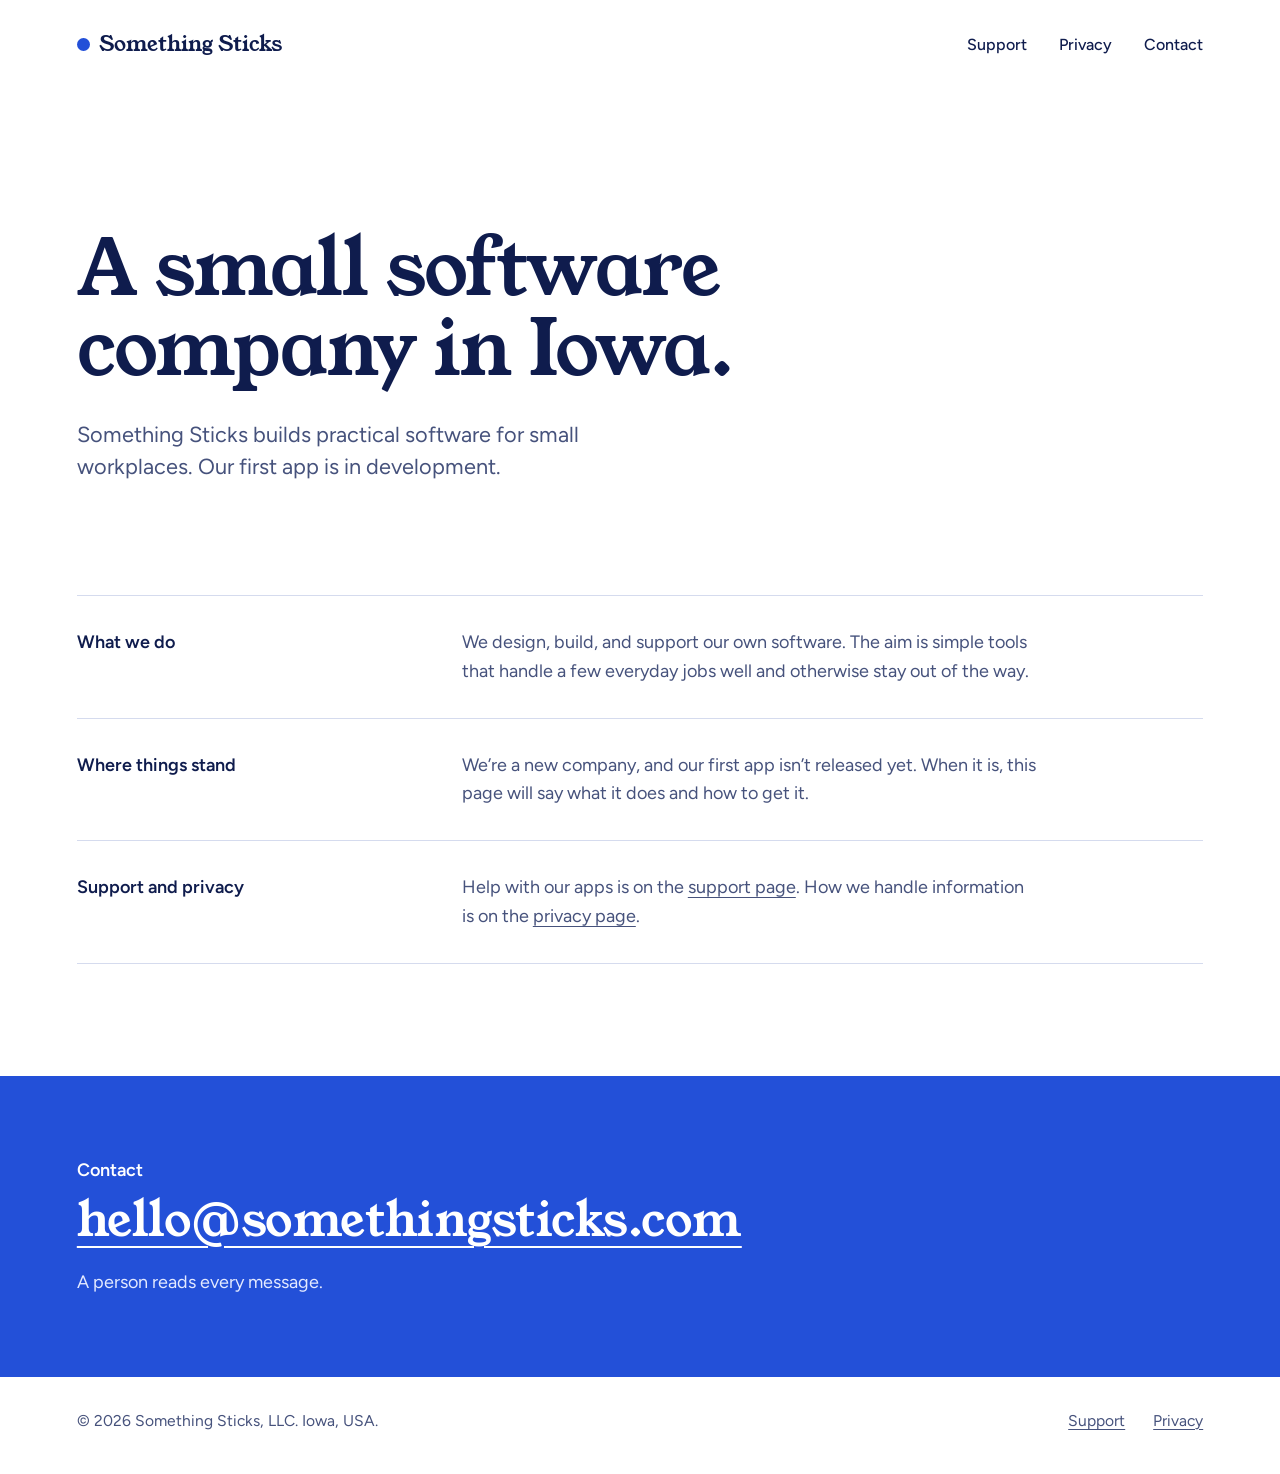
<file: index.html>
<!DOCTYPE html>
<html lang="en">
<head>
  <meta charset="utf-8">
  <meta name="viewport" content="width=device-width, initial-scale=1">
  <title>Something Sticks, LLC</title>
  <meta name="description" content="Something Sticks is a small software company in Iowa, building practical software for small workplaces.">
  <meta name="theme-color" content="#ffffff">
  <link rel="canonical" href="https://somethingsticks.com/">
  <link rel="icon" href="favicon.svg" type="image/svg+xml">
  <link rel="stylesheet" href="site.css">
</head>
<body>
  <a class="skip" href="#main">Skip to the content</a>

  <header class="top">
    <a class="mark" href="./" aria-current="page">Something Sticks</a>
    <nav aria-label="Site">
      <ul class="top__links">
        <li><a href="support.html">Support</a></li>
        <li><a href="privacy.html">Privacy</a></li>
        <li><a href="./#contact">Contact</a></li>
      </ul>
    </nav>
  </header>

  <main id="main">
    <section class="intro">
      <h1>A small software company in Iowa.</h1>
      <p>Something Sticks builds practical software for small workplaces. Our first app is in development.</p>
    </section>

    <div class="facts">
      <section class="fact">
        <h2>What we do</h2>
        <p>We design, build, and support our own software. The aim is simple tools that handle a few everyday jobs well and otherwise stay out of the way.</p>
      </section>
      <section class="fact">
        <h2>Where things stand</h2>
        <p>We&rsquo;re a new company, and our first app isn&rsquo;t released yet. When it is, this page will say what it does and how to get it.</p>
      </section>
      <section class="fact">
        <h2>Support and privacy</h2>
        <p>Help with our apps is on the <a href="support.html">support page</a>. How we handle information is on the <a href="privacy.html">privacy page</a>.</p>
      </section>
    </div>

    <section class="contact" id="contact">
      <h2>Contact</h2>
      <a class="contact__mail" href="mailto:hello@somethingsticks.com">hello@somethingsticks.com</a>
      <p>A person reads every message.</p>
    </section>
  </main>

  <footer class="foot">
    <p>&copy; 2026 Something Sticks, LLC. Iowa, USA.</p>
    <ul>
      <li><a href="support.html">Support</a></li>
      <li><a href="privacy.html">Privacy</a></li>
    </ul>
  </footer>
</body>
</html>
</file>
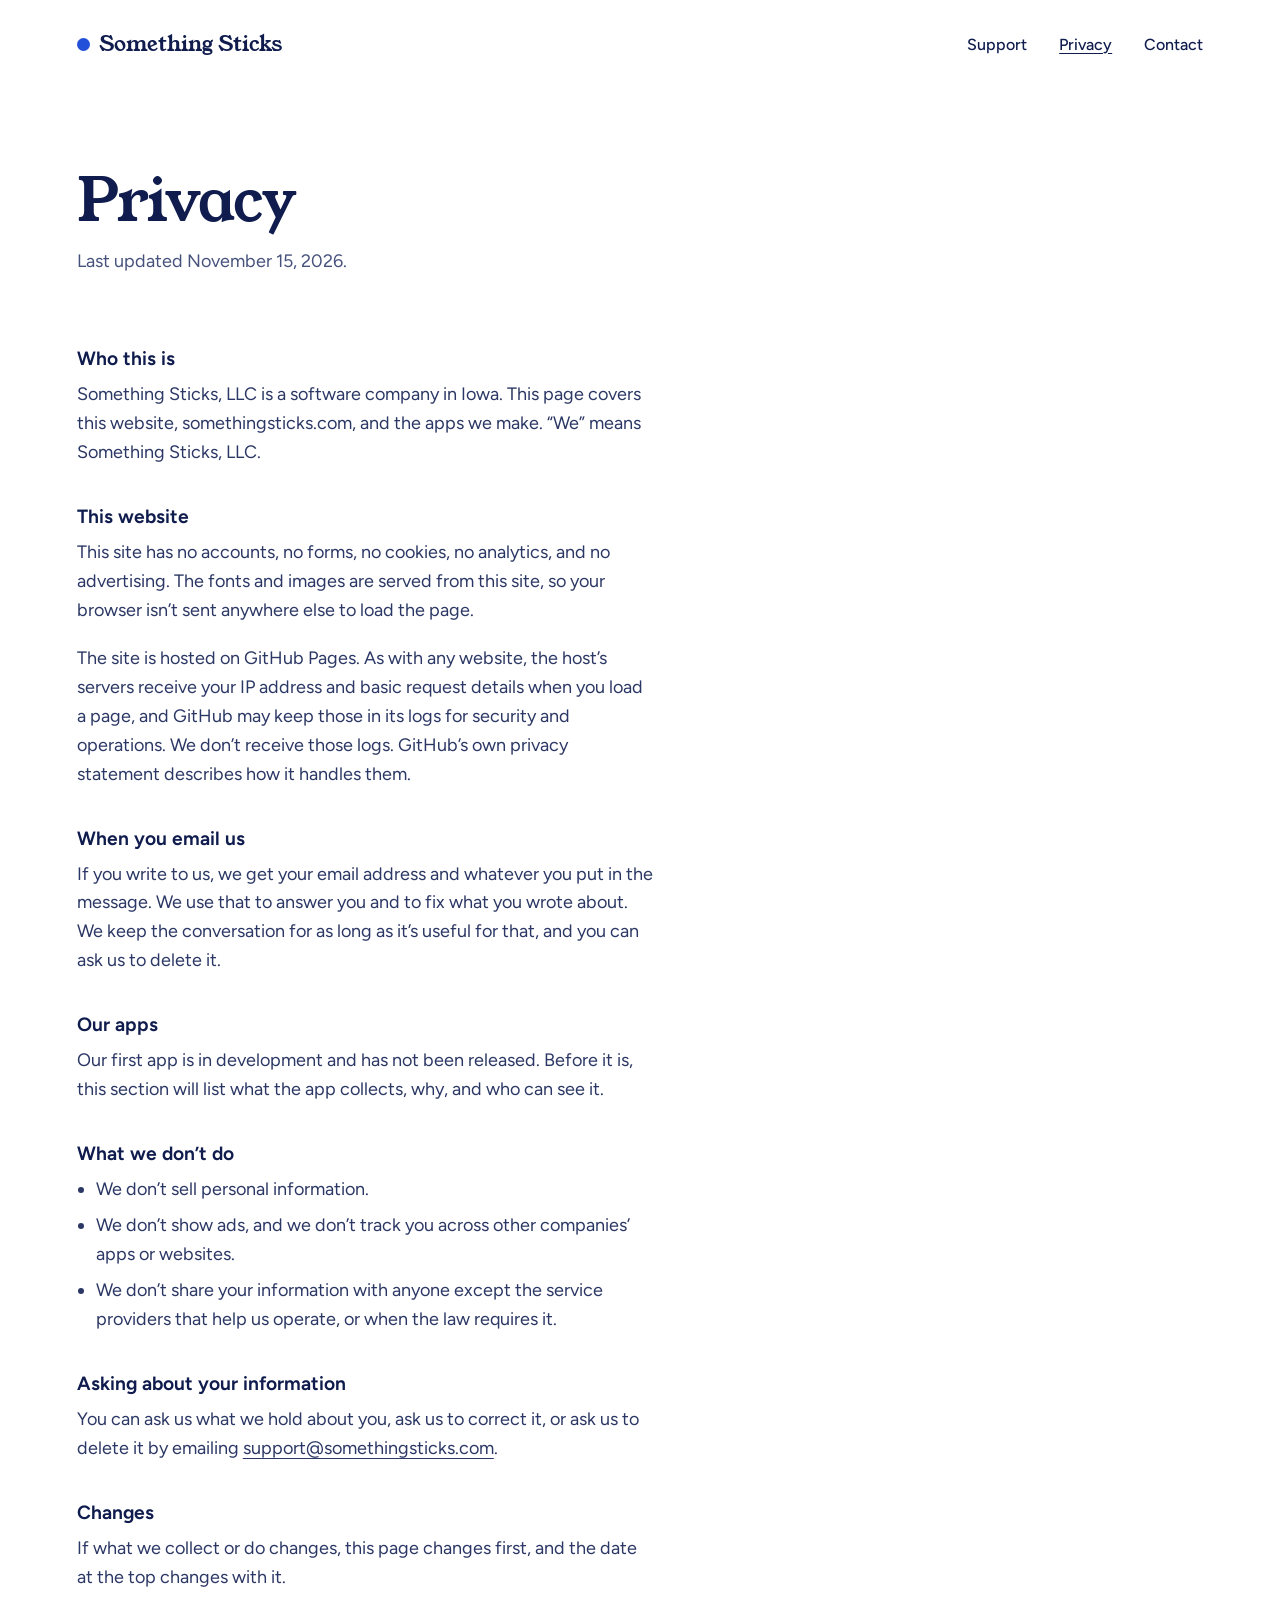
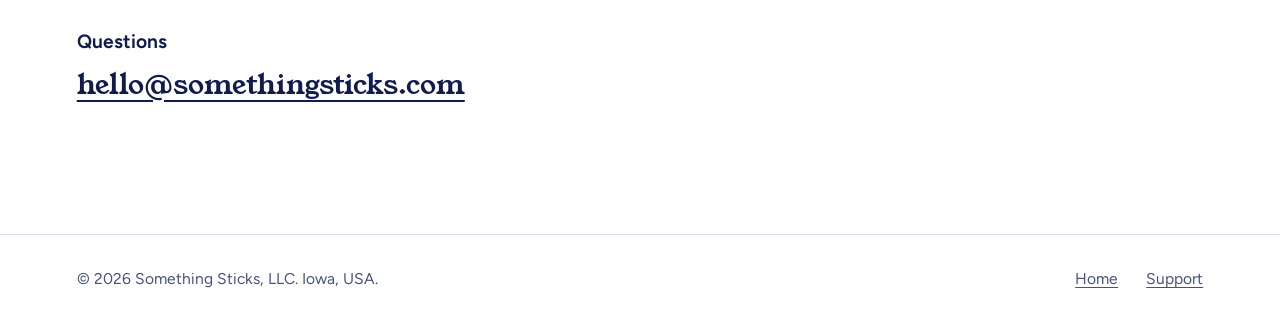
<file: privacy.html>
<!DOCTYPE html>
<html lang="en">
<head>
  <meta charset="utf-8">
  <meta name="viewport" content="width=device-width, initial-scale=1">
  <title>Privacy | Something Sticks, LLC</title>
  <meta name="description" content="What Something Sticks, LLC collects on this website and in its apps, and what it does with it.">
  <meta name="theme-color" content="#ffffff">
  <link rel="canonical" href="https://somethingsticks.com/privacy.html">
  <link rel="icon" href="favicon.svg" type="image/svg+xml">
  <link rel="stylesheet" href="site.css">
</head>
<body>
  <a class="skip" href="#main">Skip to the content</a>

  <header class="top">
    <a class="mark" href="./">Something Sticks</a>
    <nav aria-label="Site">
      <ul class="top__links">
        <li><a href="support.html">Support</a></li>
        <li><a href="privacy.html" aria-current="page">Privacy</a></li>
        <li><a href="./#contact">Contact</a></li>
      </ul>
    </nav>
  </header>

  <main id="main">
    <div class="title">
      <h1>Privacy</h1>
      <p>Last updated November 15, 2026.</p>
    </div>

    <div class="doc">
      <h2>Who this is</h2>
      <p>Something Sticks, LLC is a software company in Iowa. This page covers this website, somethingsticks.com, and the apps we make. &ldquo;We&rdquo; means Something Sticks, LLC.</p>

      <h2>This website</h2>
      <p>This site has no accounts, no forms, no cookies, no analytics, and no advertising. The fonts and images are served from this site, so your browser isn&rsquo;t sent anywhere else to load the page.</p>
      <p>The site is hosted on GitHub Pages. As with any website, the host&rsquo;s servers receive your IP address and basic request details when you load a page, and GitHub may keep those in its logs for security and operations. We don&rsquo;t receive those logs. GitHub&rsquo;s own privacy statement describes how it handles them.</p>

      <h2>When you email us</h2>
      <p>If you write to us, we get your email address and whatever you put in the message. We use that to answer you and to fix what you wrote about. We keep the conversation for as long as it&rsquo;s useful for that, and you can ask us to delete it.</p>

      <h2>Our apps</h2>
      <p>Our first app is in development and has not been released. Before it is, this section will list what the app collects, why, and who can see it.</p>

      <h2>What we don&rsquo;t do</h2>
      <ul>
        <li>We don&rsquo;t sell personal information.</li>
        <li>We don&rsquo;t show ads, and we don&rsquo;t track you across other companies&rsquo; apps or websites.</li>
        <li>We don&rsquo;t share your information with anyone except the service providers that help us operate, or when the law requires it.</li>
      </ul>

      <h2>Asking about your information</h2>
      <p>You can ask us what we hold about you, ask us to correct it, or ask us to delete it by emailing <a href="mailto:support@somethingsticks.com">support@somethingsticks.com</a>.</p>

      <h2>Changes</h2>
      <p>If what we collect or do changes, this page changes first, and the date at the top changes with it.</p>

      <h2>Questions</h2>
      <p class="mail"><a href="mailto:hello@somethingsticks.com">hello@somethingsticks.com</a></p>
    </div>
  </main>

  <footer class="foot foot--ruled">
    <p>&copy; 2026 Something Sticks, LLC. Iowa, USA.</p>
    <ul>
      <li><a href="./">Home</a></li>
      <li><a href="support.html">Support</a></li>
    </ul>
  </footer>
</body>
</html>
</file>
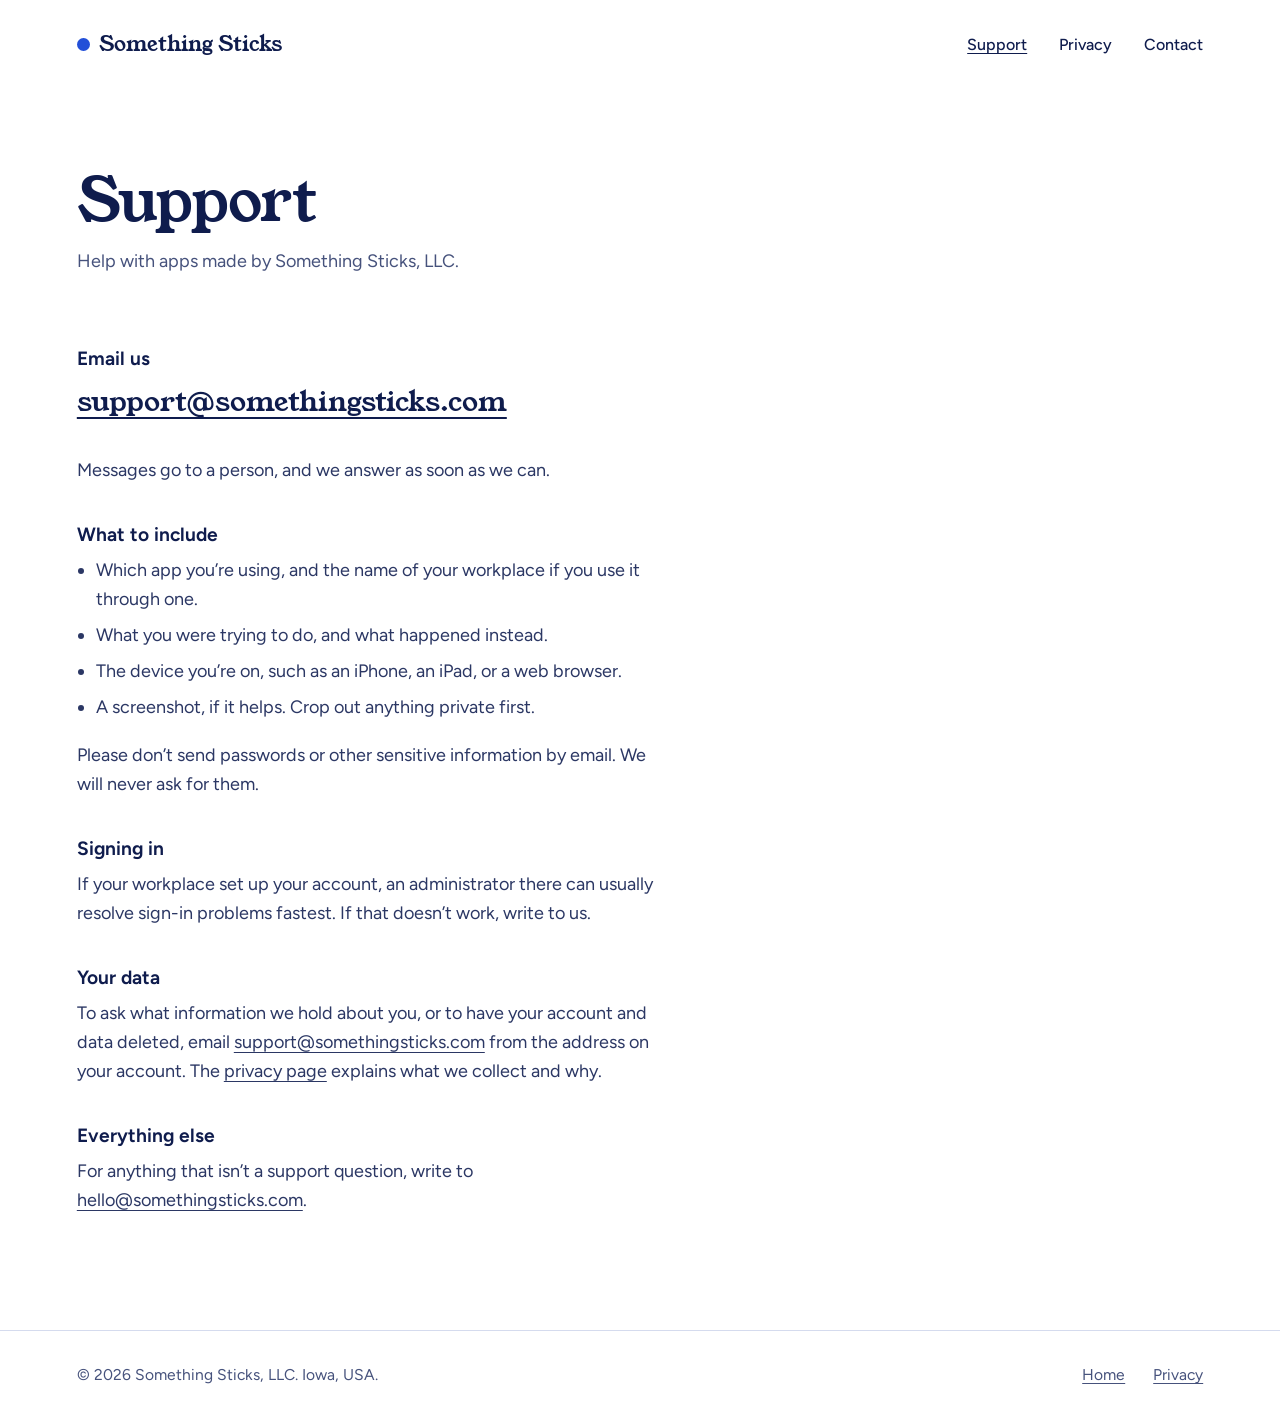
<file: support.html>
<!DOCTYPE html>
<html lang="en">
<head>
  <meta charset="utf-8">
  <meta name="viewport" content="width=device-width, initial-scale=1">
  <title>Support | Something Sticks, LLC</title>
  <meta name="description" content="Help with apps made by Something Sticks, LLC. Email support@somethingsticks.com.">
  <meta name="theme-color" content="#ffffff">
  <link rel="canonical" href="https://somethingsticks.com/support.html">
  <link rel="icon" href="favicon.svg" type="image/svg+xml">
  <link rel="stylesheet" href="site.css">
</head>
<body>
  <a class="skip" href="#main">Skip to the content</a>

  <header class="top">
    <a class="mark" href="./">Something Sticks</a>
    <nav aria-label="Site">
      <ul class="top__links">
        <li><a href="support.html" aria-current="page">Support</a></li>
        <li><a href="privacy.html">Privacy</a></li>
        <li><a href="./#contact">Contact</a></li>
      </ul>
    </nav>
  </header>

  <main id="main">
    <div class="title">
      <h1>Support</h1>
      <p>Help with apps made by Something Sticks, LLC.</p>
    </div>

    <div class="doc">
      <h2>Email us</h2>
      <p class="mail"><a href="mailto:support@somethingsticks.com">support@somethingsticks.com</a></p>
      <p>Messages go to a person, and we answer as soon as we can.</p>

      <h2>What to include</h2>
      <ul>
        <li>Which app you&rsquo;re using, and the name of your workplace if you use it through one.</li>
        <li>What you were trying to do, and what happened instead.</li>
        <li>The device you&rsquo;re on, such as an iPhone, an iPad, or a web browser.</li>
        <li>A screenshot, if it helps. Crop out anything private first.</li>
      </ul>
      <p>Please don&rsquo;t send passwords or other sensitive information by email. We will never ask for them.</p>

      <h2>Signing in</h2>
      <p>If your workplace set up your account, an administrator there can usually resolve sign-in problems fastest. If that doesn&rsquo;t work, write to us.</p>

      <h2>Your data</h2>
      <p>To ask what information we hold about you, or to have your account and data deleted, email <a href="mailto:support@somethingsticks.com">support@somethingsticks.com</a> from the address on your account. The <a href="privacy.html">privacy page</a> explains what we collect and why.</p>

      <h2>Everything else</h2>
      <p>For anything that isn&rsquo;t a support question, write to <a href="mailto:hello@somethingsticks.com">hello@somethingsticks.com</a>.</p>
    </div>
  </main>

  <footer class="foot foot--ruled">
    <p>&copy; 2026 Something Sticks, LLC. Iowa, USA.</p>
    <ul>
      <li><a href="./">Home</a></li>
      <li><a href="privacy.html">Privacy</a></li>
    </ul>
  </footer>
</body>
</html>
</file>
<file: site.css>
/* Something Sticks, LLC — somethingsticks.com
   One stylesheet, no build step, no JavaScript. */

@font-face {
  font-family: "Young Serif";
  src: url("young-serif.woff2") format("woff2");
  font-weight: 400;
  font-style: normal;
  font-display: swap;
}

@font-face {
  font-family: "Figtree";
  src: url("figtree.woff2") format("woff2");
  font-weight: 300 900;
  font-style: normal;
  font-display: swap;
}

:root {
  --ink: #0f1c4d;
  --soft: #46527c;
  --blue: #2350d8;
  --tint: #f3f5fb;
  --line: #d5dbee;
  --white: #ffffff;

  --display: "Young Serif", Georgia, "Times New Roman", serif;
  --text: "Figtree", "Helvetica Neue", Arial, sans-serif;

  --gutter: clamp(1.25rem, 6vw, 6rem);
  --measure: 36rem;
}

*,
*::before,
*::after {
  box-sizing: border-box;
}

html {
  -webkit-text-size-adjust: 100%;
  text-size-adjust: 100%;
}

body {
  margin: 0;
  min-height: 100svh;
  display: flex;
  flex-direction: column;
  background: var(--white);
  color: var(--ink);
  font-family: var(--text);
  font-size: 1.125rem;
  line-height: 1.6;
  -webkit-font-smoothing: antialiased;
}

main {
  flex: 1;
}

h1,
h2 {
  margin: 0;
  font-weight: 400;
}

p {
  margin: 0 0 1.1em;
}

a {
  color: inherit;
  text-decoration-thickness: 0.08em;
  text-underline-offset: 0.2em;
}

a:hover {
  color: var(--blue);
}

a:focus-visible {
  outline: 3px solid var(--blue);
  outline-offset: 4px;
  border-radius: 2px;
}

.skip {
  position: absolute;
  left: -999rem;
}

.skip:focus {
  left: var(--gutter);
  top: 0.75rem;
  z-index: 10;
  background: var(--white);
  padding: 0.4rem 0.8rem;
}

/* ---------- top bar ---------- */

.top {
  display: flex;
  flex-wrap: wrap;
  align-items: center;
  justify-content: space-between;
  gap: 0.5rem 2rem;
  padding: 1.75rem var(--gutter);
}

.mark {
  display: inline-flex;
  align-items: center;
  gap: 0.6rem;
  font-family: var(--display);
  font-size: 1.3rem;
  text-decoration: none;
}

.mark::before {
  content: "";
  width: 0.62em;
  height: 0.62em;
  border-radius: 50%;
  background: var(--blue);
}

.mark:hover {
  color: var(--ink);
}

.top__links {
  display: flex;
  flex-wrap: wrap;
  gap: 0.25rem 2rem;
  margin: 0;
  padding: 0;
  list-style: none;
  font-size: 1rem;
  font-weight: 500;
}

.top__links a {
  text-decoration: none;
}

.top__links a:hover,
.top__links a[aria-current="page"] {
  text-decoration: underline;
}

/* ---------- home ---------- */

.intro {
  padding: clamp(3.5rem, 11vw, 9rem) var(--gutter) clamp(3.5rem, 9vw, 7rem);
}

.intro h1 {
  font-family: var(--display);
  font-size: clamp(2.5rem, 6vw, 5rem);
  line-height: 1.04;
  letter-spacing: -0.02em;
  max-width: 11em;
  text-wrap: balance;
}

.intro p {
  margin: 1.75rem 0 0;
  max-width: 33rem;
  font-size: clamp(1.2rem, 1.7vw, 1.4rem);
  line-height: 1.5;
  color: var(--soft);
}

.facts {
  margin: 0;
  padding: 0 var(--gutter) clamp(3.5rem, 9vw, 7rem);
}

.fact {
  display: grid;
  grid-template-columns: minmax(0, 1fr) minmax(0, 2.2fr);
  gap: 0.5rem 3rem;
  padding: 2rem 0;
  border-top: 1px solid var(--line);
}

.fact:last-child {
  border-bottom: 1px solid var(--line);
}

.fact h2 {
  font-family: var(--text);
  font-size: 1.125rem;
  font-weight: 600;
}

.fact p {
  max-width: var(--measure);
  margin: 0;
  color: var(--soft);
}

.contact {
  background: var(--blue);
  color: var(--white);
  padding: clamp(3rem, 7vw, 5rem) var(--gutter);
}

.contact h2 {
  font-family: var(--text);
  font-size: 1.125rem;
  font-weight: 600;
  margin-bottom: 0.5rem;
}

.contact__mail {
  display: inline-block;
  font-family: var(--display);
  font-size: clamp(1.45rem, 4vw, 3rem);
  line-height: 1.15;
  letter-spacing: -0.01em;
  overflow-wrap: anywhere;
  text-decoration-thickness: 0.05em;
}

.contact a:hover {
  color: var(--white);
  text-decoration-thickness: 0.12em;
}

.contact a:focus-visible {
  outline-color: var(--white);
}

.contact p {
  max-width: var(--measure);
  margin: 1.25rem 0 0;
  color: #e4eaff;
}

/* ---------- footer ---------- */

.foot {
  display: flex;
  flex-wrap: wrap;
  justify-content: space-between;
  gap: 0.75rem 3rem;
  padding: 2rem var(--gutter) 2.5rem;
  font-size: 0.975rem;
  color: var(--soft);
}

.foot p {
  margin: 0;
}

.foot ul {
  display: flex;
  flex-wrap: wrap;
  gap: 0.25rem 1.75rem;
  margin: 0;
  padding: 0;
  list-style: none;
}

.foot--ruled {
  border-top: 1px solid var(--line);
}

/* ---------- inner pages (privacy, support, 404) ---------- */

.title {
  padding: clamp(2.5rem, 7vw, 5rem) var(--gutter) clamp(1.5rem, 4vw, 2.5rem);
}

.title h1 {
  font-family: var(--display);
  font-size: clamp(2.25rem, 5vw, 3.75rem);
  line-height: 1.05;
  letter-spacing: -0.02em;
}

.title p {
  margin: 0.9rem 0 0;
  max-width: 34rem;
  color: var(--soft);
}

.doc {
  padding: clamp(1rem, 3vw, 2rem) var(--gutter) clamp(3.5rem, 8vw, 6rem);
}

.doc > * {
  max-width: var(--measure);
}

.doc h2 {
  font-family: var(--text);
  font-size: 1.2rem;
  font-weight: 650;
  line-height: 1.3;
  margin: 2.4rem 0 0.5rem;
}

.doc h2:first-child {
  margin-top: 0;
}

.doc p,
.doc li {
  color: #2b3764;
}

.doc ul {
  margin: 0 0 1.1em;
  padding-left: 1.2rem;
}

.doc li {
  margin-bottom: 0.4em;
}

.doc .mail {
  font-family: var(--display);
  font-size: clamp(1.25rem, 3.2vw, 1.75rem);
  overflow-wrap: anywhere;
  color: var(--ink);
}

/* ---------- small screens ---------- */

@media (max-width: 44rem) {
  .fact {
    grid-template-columns: minmax(0, 1fr);
    padding: 1.6rem 0;
  }
}

@media (max-width: 30rem) {
  body {
    font-size: 1.0625rem;
  }

  .top {
    padding-top: 1.25rem;
    padding-bottom: 1.25rem;
  }
}
</file>
